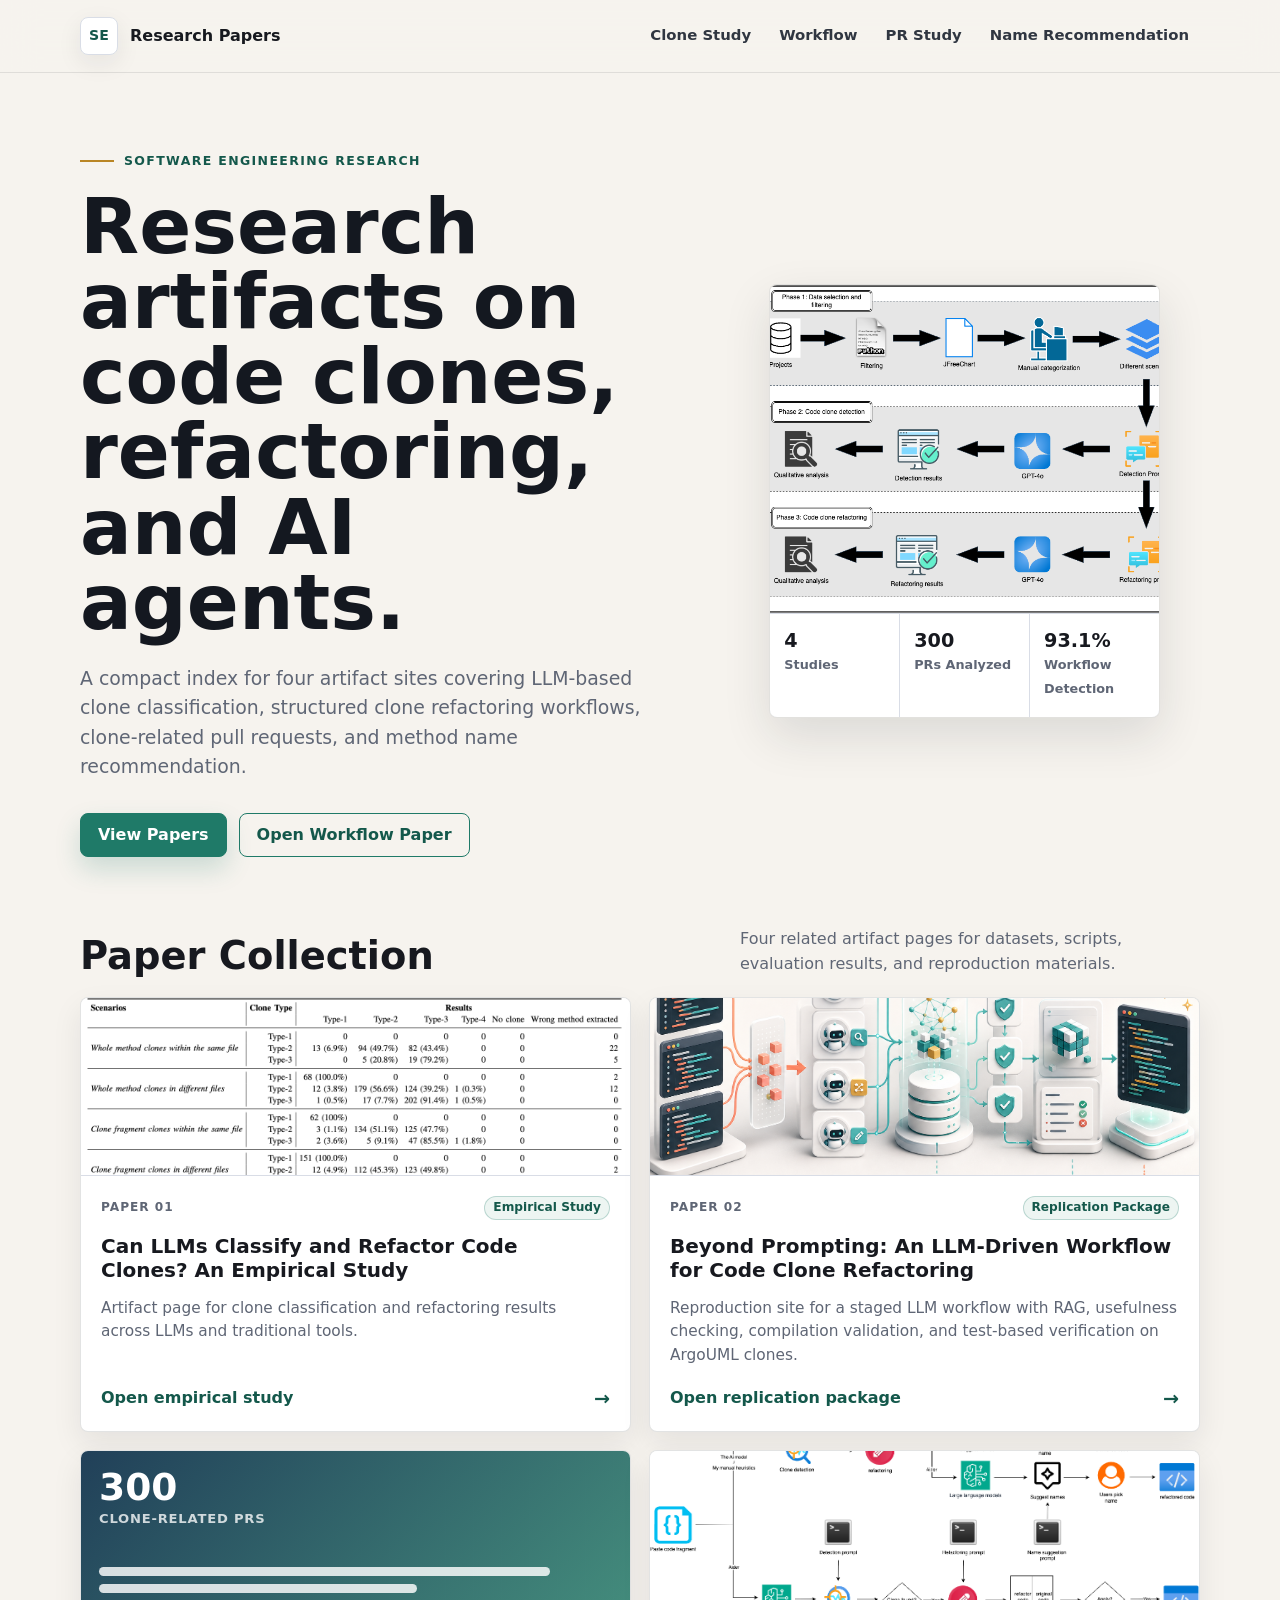
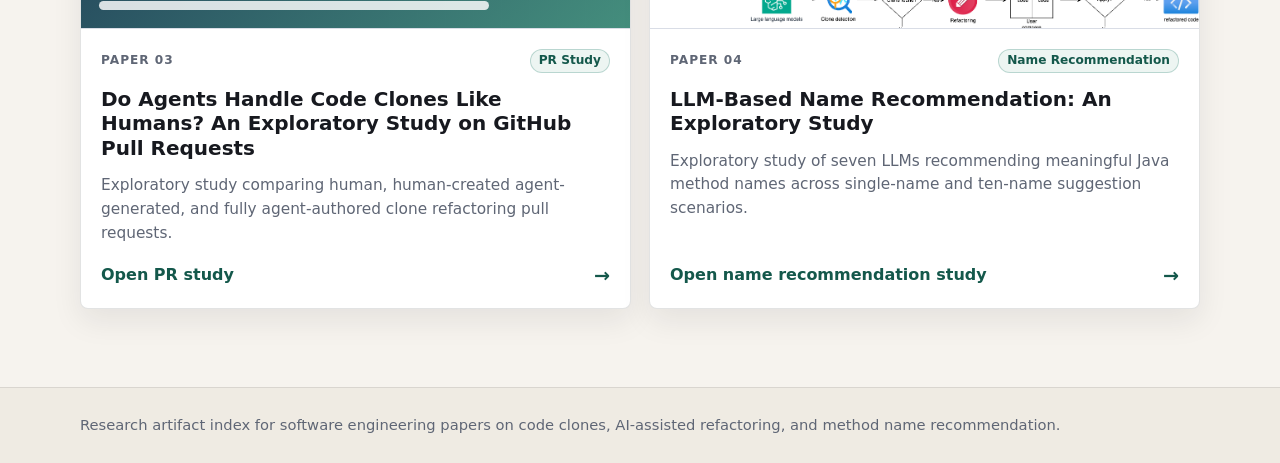
<file: index.html>
<!doctype html>
<html lang="en">
<head>
  <meta charset="utf-8">
  <meta name="viewport" content="width=device-width, initial-scale=1">
  <meta name="description" content="Research papers and artifacts on software engineering, code clones, refactoring, AI agents, and method name recommendation.">
  <title>Research Papers</title>
  <style>
    :root {
      color-scheme: light;
      --ink: #17191f;
      --muted: #5f6675;
      --line: #d9dde6;
      --paper: #ffffff;
      --wash: #f6f3ee;
      --accent: #1f7a68;
      --accent-dark: #14584b;
      --red: #b34242;
      --gold: #b98524;
      --shadow: 0 18px 48px rgba(26, 31, 44, 0.12);
    }

    * {
      box-sizing: border-box;
    }

    body {
      margin: 0;
      min-width: 320px;
      color: var(--ink);
      background: var(--wash);
      font-family: Inter, ui-sans-serif, system-ui, -apple-system, BlinkMacSystemFont, "Segoe UI", sans-serif;
      line-height: 1.55;
    }

    a {
      color: inherit;
      text-decoration: none;
    }

    img {
      display: block;
      max-width: 100%;
    }

    .site-shell {
      width: min(1120px, calc(100% - 32px));
      margin: 0 auto;
    }

    .topbar {
      position: sticky;
      top: 0;
      z-index: 10;
      border-bottom: 1px solid rgba(23, 25, 31, 0.1);
      background: rgba(246, 243, 238, 0.92);
      backdrop-filter: blur(18px);
    }

    .topbar-inner {
      display: flex;
      align-items: center;
      justify-content: space-between;
      min-height: 72px;
      gap: 24px;
    }

    .brand {
      display: flex;
      align-items: center;
      gap: 12px;
      font-weight: 800;
      letter-spacing: 0;
    }

    .brand-mark {
      display: grid;
      place-items: center;
      width: 38px;
      height: 38px;
      border: 1px solid var(--line);
      border-radius: 8px;
      background: var(--paper);
      color: var(--accent-dark);
      font-size: 0.88rem;
      box-shadow: 0 8px 24px rgba(26, 31, 44, 0.08);
    }

    .nav-links {
      display: flex;
      align-items: center;
      justify-content: flex-end;
      gap: 6px;
      flex-wrap: wrap;
    }

    .nav-links a {
      padding: 8px 11px;
      border-radius: 8px;
      color: #303641;
      font-size: 0.93rem;
      font-weight: 650;
    }

    .nav-links a:hover,
    .nav-links a:focus-visible {
      background: #e9eee9;
      color: var(--accent-dark);
      outline: none;
    }

    .hero {
      padding: 72px 0 42px;
    }

    .hero-grid {
      display: grid;
      grid-template-columns: minmax(0, 0.92fr) minmax(340px, 0.72fr);
      align-items: center;
      gap: 48px;
    }

    .eyebrow {
      display: inline-flex;
      align-items: center;
      gap: 10px;
      margin: 0 0 18px;
      color: var(--accent-dark);
      font-size: 0.78rem;
      font-weight: 800;
      letter-spacing: 0.11em;
      text-transform: uppercase;
    }

    .eyebrow::before {
      content: "";
      width: 34px;
      height: 2px;
      background: var(--gold);
    }

    h1 {
      max-width: 760px;
      margin: 0;
      color: #141820;
      font-size: clamp(2.5rem, 6vw, 5.1rem);
      line-height: 0.98;
      letter-spacing: 0;
    }

    .intro {
      max-width: 690px;
      margin: 24px 0 0;
      color: var(--muted);
      font-size: clamp(1rem, 1.65vw, 1.18rem);
    }

    .hero-actions {
      display: flex;
      gap: 12px;
      flex-wrap: wrap;
      margin-top: 32px;
    }

    .button {
      display: inline-flex;
      align-items: center;
      justify-content: center;
      min-height: 44px;
      padding: 0 17px;
      border: 1px solid var(--accent);
      border-radius: 8px;
      background: var(--accent);
      color: #ffffff;
      font-weight: 800;
      box-shadow: 0 12px 26px rgba(31, 122, 104, 0.2);
    }

    .button.secondary {
      background: transparent;
      color: var(--accent-dark);
      box-shadow: none;
    }

    .button:hover,
    .button:focus-visible {
      transform: translateY(-1px);
      outline: none;
    }

    .hero-visual {
      border: 1px solid rgba(23, 25, 31, 0.12);
      border-radius: 8px;
      background: #fffdf9;
      box-shadow: var(--shadow);
      overflow: hidden;
    }

    .hero-visual img {
      width: 100%;
      aspect-ratio: 1.18;
      object-fit: cover;
      object-position: center;
      border-bottom: 1px solid var(--line);
    }

    .visual-caption {
      display: grid;
      grid-template-columns: repeat(3, 1fr);
      gap: 1px;
      background: var(--line);
    }

    .stat {
      min-width: 0;
      padding: 16px 14px;
      background: var(--paper);
    }

    .stat strong {
      display: block;
      font-size: 1.2rem;
      line-height: 1.1;
    }

    .stat span {
      color: var(--muted);
      font-size: 0.8rem;
      font-weight: 700;
    }

    .papers-section {
      padding: 28px 0 78px;
    }

    .section-heading {
      display: flex;
      align-items: end;
      justify-content: space-between;
      gap: 24px;
      margin-bottom: 20px;
    }

    h2 {
      margin: 0;
      font-size: clamp(1.7rem, 3vw, 2.45rem);
      line-height: 1.1;
      letter-spacing: 0;
    }

    .section-heading p {
      max-width: 460px;
      margin: 0;
      color: var(--muted);
    }

    .paper-grid {
      display: grid;
      grid-template-columns: repeat(2, minmax(0, 1fr));
      gap: 18px;
    }

    .paper-card {
      display: grid;
      grid-template-rows: auto 1fr;
      min-height: 100%;
      border: 1px solid rgba(23, 25, 31, 0.12);
      border-radius: 8px;
      background: var(--paper);
      overflow: hidden;
      box-shadow: 0 12px 30px rgba(26, 31, 44, 0.08);
      transition: transform 160ms ease, border-color 160ms ease, box-shadow 160ms ease;
    }

    .paper-card:hover,
    .paper-card:focus-visible {
      transform: translateY(-4px);
      border-color: rgba(31, 122, 104, 0.42);
      box-shadow: 0 22px 44px rgba(26, 31, 44, 0.14);
      outline: none;
    }

    .paper-media {
      height: 178px;
      border-bottom: 1px solid var(--line);
      background: linear-gradient(135deg, #f9faf7, #ece6da);
      overflow: hidden;
    }

    .paper-media img {
      width: 100%;
      height: 100%;
      object-fit: cover;
    }

    .pr-visual {
      display: flex;
      flex-direction: column;
      justify-content: space-between;
      height: 100%;
      padding: 18px;
      color: #ffffff;
      background:
        linear-gradient(135deg, rgba(24, 56, 82, 0.96), rgba(31, 122, 104, 0.82)),
        linear-gradient(90deg, rgba(255, 255, 255, 0.1) 1px, transparent 1px);
      background-size: auto, 28px 28px;
    }

    .pr-visual strong {
      display: block;
      font-size: 2.35rem;
      line-height: 1;
    }

    .pr-visual span {
      color: rgba(255, 255, 255, 0.78);
      font-size: 0.82rem;
      font-weight: 800;
      letter-spacing: 0.06em;
      text-transform: uppercase;
    }

    .pr-visual-bars {
      display: grid;
      gap: 8px;
      margin-top: 18px;
    }

    .pr-visual-bars i {
      display: block;
      width: var(--w);
      height: 9px;
      border-radius: 999px;
      background: rgba(255, 255, 255, 0.82);
    }

    .paper-body {
      display: flex;
      flex-direction: column;
      gap: 14px;
      padding: 20px;
    }

    .paper-kicker {
      display: flex;
      align-items: center;
      justify-content: space-between;
      gap: 10px;
      color: var(--muted);
      font-size: 0.76rem;
      font-weight: 850;
      letter-spacing: 0.08em;
      text-transform: uppercase;
    }

    .paper-tag {
      display: inline-flex;
      align-items: center;
      min-height: 24px;
      padding: 0 8px;
      border: 1px solid rgba(31, 122, 104, 0.25);
      border-radius: 999px;
      color: var(--accent-dark);
      background: #edf5f2;
      letter-spacing: 0;
      text-transform: none;
    }

    .paper-card h3 {
      margin: 0;
      font-size: 1.25rem;
      line-height: 1.22;
      letter-spacing: 0;
    }

    .paper-card p {
      margin: 0;
      color: var(--muted);
      font-size: 0.96rem;
    }

    .paper-footer {
      display: flex;
      align-items: center;
      justify-content: space-between;
      gap: 14px;
      margin-top: auto;
      padding-top: 4px;
      color: var(--accent-dark);
      font-weight: 850;
    }

    .paper-footer span:last-child {
      font-size: 1.2rem;
      line-height: 1;
    }

    .site-footer {
      border-top: 1px solid rgba(23, 25, 31, 0.1);
      padding: 26px 0;
      color: var(--muted);
      background: #efebe3;
      font-size: 0.92rem;
    }

    @media (max-width: 900px) {
      .hero-grid,
      .paper-grid {
        grid-template-columns: 1fr;
      }

      .hero {
        padding-top: 46px;
      }

      .hero-visual {
        max-width: 620px;
      }

      .section-heading {
        display: block;
      }

      .section-heading p {
        margin-top: 12px;
      }
    }

    @media (max-width: 680px) {
      .site-shell {
        width: min(100% - 22px, 1120px);
      }

      .topbar {
        position: static;
      }

      .topbar-inner {
        align-items: flex-start;
        flex-direction: column;
        min-height: 0;
        padding: 16px 0;
      }

      .nav-links {
        justify-content: flex-start;
      }

      .nav-links a {
        padding: 7px 8px;
        font-size: 0.86rem;
      }

      .hero {
        padding: 34px 0 28px;
      }

      .hero-actions {
        align-items: stretch;
        flex-direction: column;
      }

      .button {
        width: 100%;
      }

      .visual-caption {
        grid-template-columns: 1fr;
      }

      .paper-media {
        height: 152px;
      }
    }
  </style>
</head>
<body>
  <header class="topbar">
    <div class="site-shell topbar-inner">
      <a class="brand" href="index.html" aria-label="Research papers home">
        <span class="brand-mark">SE</span>
        <span>Research Papers</span>
      </a>
      <nav class="nav-links" aria-label="Paper links">
        <a href="paper-clone-refactor-llm.html">Clone Study</a>
        <a href="paper-2.html">Workflow</a>
        <a href="paper-3.html">PR Study</a>
        <a href="paper-4.html">Name Recommendation</a>
      </nav>
    </div>
  </header>

  <main>
    <section class="hero">
      <div class="site-shell hero-grid">
        <div>
          <p class="eyebrow">Software Engineering Research</p>
          <h1>Research artifacts on code clones, refactoring, and AI agents.</h1>
          <p class="intro">
            A compact index for four artifact sites covering LLM-based clone classification,
            structured clone refactoring workflows, clone-related pull requests, and method name recommendation.
          </p>
          <div class="hero-actions" aria-label="Primary links">
            <a class="button" href="#papers">View Papers</a>
            <a class="button secondary" href="paper-2.html">Open Workflow Paper</a>
          </div>
        </div>

        <figure class="hero-visual" aria-label="Methodology preview">
          <img src="figures/Overflow chart.png" alt="Methodology overview chart preview">
          <figcaption class="visual-caption">
            <span class="stat">
              <strong>4</strong>
              <span>Studies</span>
            </span>
            <span class="stat">
              <strong>300</strong>
              <span>PRs Analyzed</span>
            </span>
            <span class="stat">
              <strong>93.1%</strong>
              <span>Workflow Detection</span>
            </span>
          </figcaption>
        </figure>
      </div>
    </section>

    <section class="papers-section" id="papers">
      <div class="site-shell">
        <div class="section-heading">
          <h2>Paper Collection</h2>
          <p>Four related artifact pages for datasets, scripts, evaluation results, and reproduction materials.</p>
        </div>

        <div class="paper-grid">
          <a class="paper-card" href="paper-clone-refactor-llm.html">
            <div class="paper-media">
              <img src="figures/detection results.png" alt="Detection results chart preview">
            </div>
            <div class="paper-body">
              <div class="paper-kicker">
                <span>Paper 01</span>
                <span class="paper-tag">Empirical Study</span>
              </div>
              <h3>Can LLMs Classify and Refactor Code Clones? An Empirical Study</h3>
              <p>
                Artifact page for clone classification and refactoring results across LLMs and traditional tools.
              </p>
              <div class="paper-footer">
                <span>Open empirical study</span>
                <span aria-hidden="true">&rarr;</span>
              </div>
            </div>
          </a>

          <a class="paper-card" href="paper-2.html">
            <div class="paper-media">
              <img src="assets/paper-2-workflow.png" alt="LLM-driven workflow illustration preview">
            </div>
            <div class="paper-body">
              <div class="paper-kicker">
                <span>Paper 02</span>
                <span class="paper-tag">Replication Package</span>
              </div>
              <h3>Beyond Prompting: An LLM-Driven Workflow for Code Clone Refactoring</h3>
              <p>
                Reproduction site for a staged LLM workflow with RAG, usefulness checking, compilation validation,
                and test-based verification on ArgoUML clones.
              </p>
              <div class="paper-footer">
                <span>Open replication package</span>
                <span aria-hidden="true">&rarr;</span>
              </div>
            </div>
          </a>

          <a class="paper-card" href="paper-3.html">
            <div class="paper-media">
              <div class="pr-visual" aria-hidden="true">
                <div>
                  <strong>300</strong>
                  <span>Clone-related PRs</span>
                </div>
                <div class="pr-visual-bars">
                  <i style="--w: 88%;"></i>
                  <i style="--w: 62%;"></i>
                  <i style="--w: 76%;"></i>
                </div>
              </div>
            </div>
            <div class="paper-body">
              <div class="paper-kicker">
                <span>Paper 03</span>
                <span class="paper-tag">PR Study</span>
              </div>
              <h3>Do Agents Handle Code Clones Like Humans? An Exploratory Study on GitHub Pull Requests</h3>
              <p>
                Exploratory study comparing human, human-created agent-generated, and fully agent-authored
                clone refactoring pull requests.
              </p>
              <div class="paper-footer">
                <span>Open PR study</span>
                <span aria-hidden="true">&rarr;</span>
              </div>
            </div>
          </a>

          <a class="paper-card" href="paper-4.html">
            <div class="paper-media">
              <img src="paper-4-assets/figures/workflow_aider.png" alt="LLM-based method name recommendation methodology">
            </div>
            <div class="paper-body">
              <div class="paper-kicker">
                <span>Paper 04</span>
                <span class="paper-tag">Name Recommendation</span>
              </div>
              <h3>LLM-Based Name Recommendation: An Exploratory Study</h3>
              <p>
                Exploratory study of seven LLMs recommending meaningful Java method names across single-name
                and ten-name suggestion scenarios.
              </p>
              <div class="paper-footer">
                <span>Open name recommendation study</span>
                <span aria-hidden="true">&rarr;</span>
              </div>
            </div>
          </a>
        </div>
      </div>
    </section>
  </main>

  <footer class="site-footer">
    <div class="site-shell">
      Research artifact index for software engineering papers on code clones, AI-assisted refactoring, and method name recommendation.
    </div>
  </footer>
</body>
</html>
</file>
